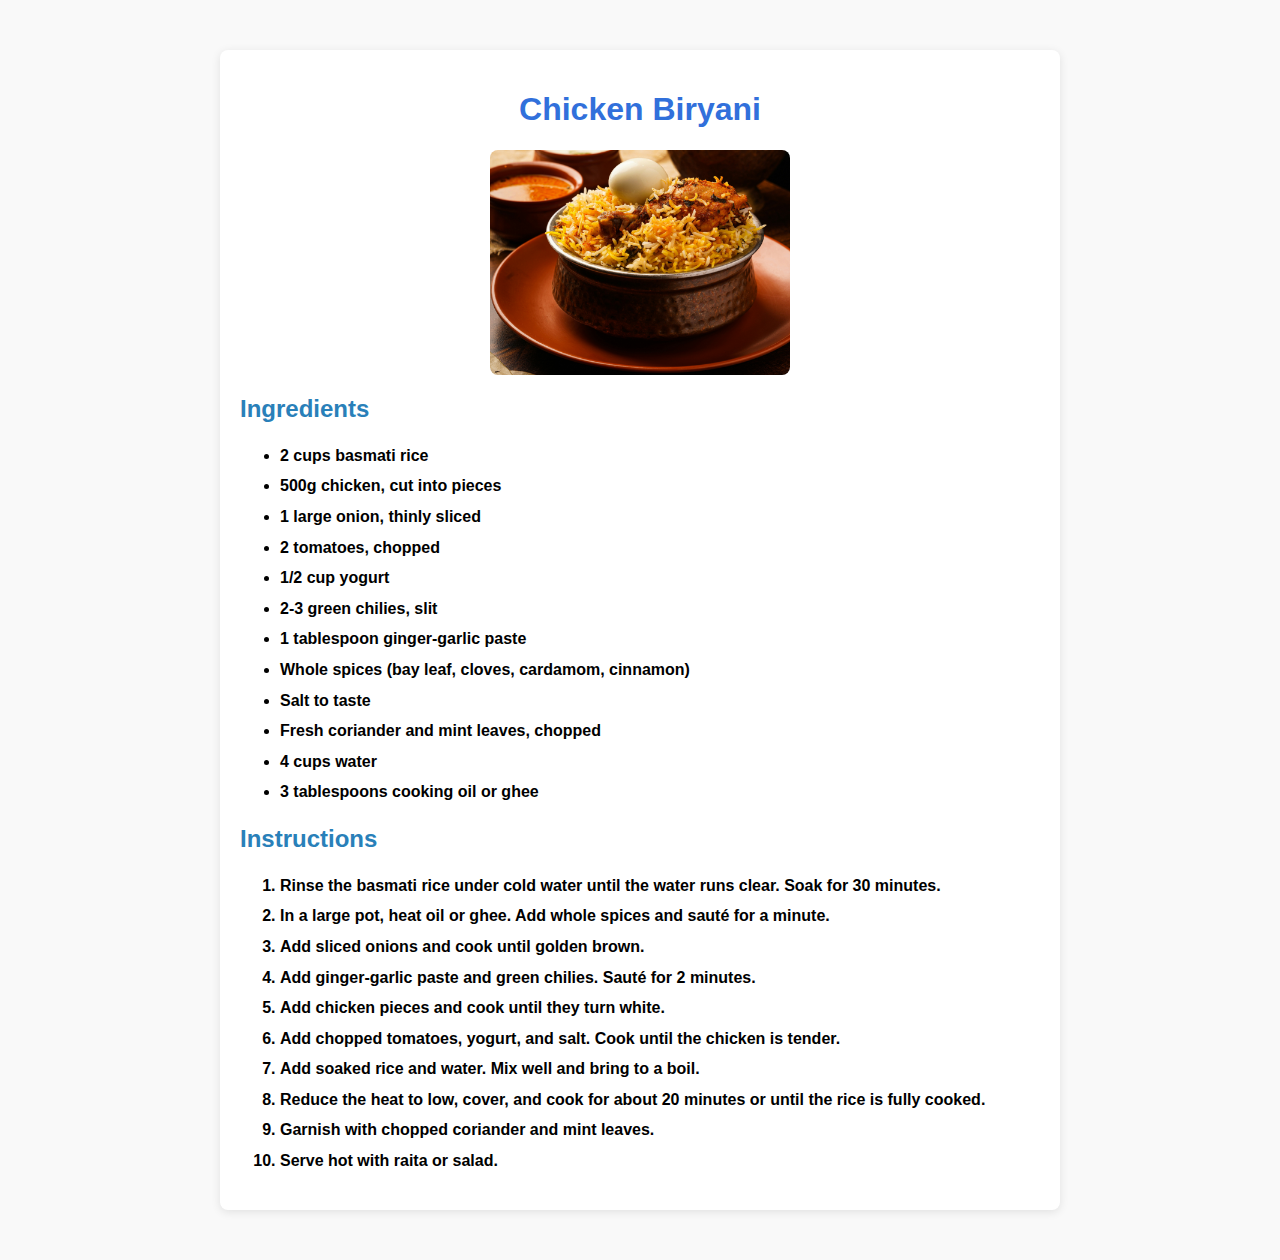
<file: d1.html>
<!DOCTYPE html>
<html lang="en">
<head>
    <meta charset="UTF-8">
    <meta name="viewport" content="width=device-width, initial-scale=1.0">
    <title>Chicken Biryani </title>
    <link rel="stylesheet" href="s1.css">
</head>
<body>
    <div class="container">
        <h1>Chicken Biryani </h1>
        <div class="image-container">
            <img src="dish 1.jpg" alt="Chicken Biryani" class="main-image">
        
        </div>
        <h2>Ingredients</h2>
        <ul>
            <li>2 cups basmati rice</li>
            <li>500g chicken, cut into pieces</li>
            <li>1 large onion, thinly sliced</li>
            <li>2 tomatoes, chopped</li>
            <li>1/2 cup yogurt</li>
            <li>2-3 green chilies, slit</li>
            <li>1 tablespoon ginger-garlic paste</li>
            <li>Whole spices (bay leaf, cloves, cardamom, cinnamon)</li>
            <li>Salt to taste</li>
            <li>Fresh coriander and mint leaves, chopped</li>
            <li>4 cups water</li>
            <li>3 tablespoons cooking oil or ghee</li>
        </ul>

        <h2>Instructions</h2>
        <ol>
            <li>Rinse the basmati rice under cold water until the water runs clear. Soak for 30 minutes.</li>
            <li>In a large pot, heat oil or ghee. Add whole spices and sauté for a minute.</li>
            <li>Add sliced onions and cook until golden brown.</li>
            <li>Add ginger-garlic paste and green chilies. Sauté for 2 minutes.</li>
            <li>Add chicken pieces and cook until they turn white.</li>
            <li>Add chopped tomatoes, yogurt, and salt. Cook until the chicken is tender.</li>
            <li>Add soaked rice and water. Mix well and bring to a boil.</li>
            <li>Reduce the heat to low, cover, and cook for about 20 minutes or until the rice is fully cooked.</li>
            <li>Garnish with chopped coriander and mint leaves.</li>
            <li>Serve hot with raita or salad.</li>
        </ol>
    
    </div>
</body>
</html>
</file>
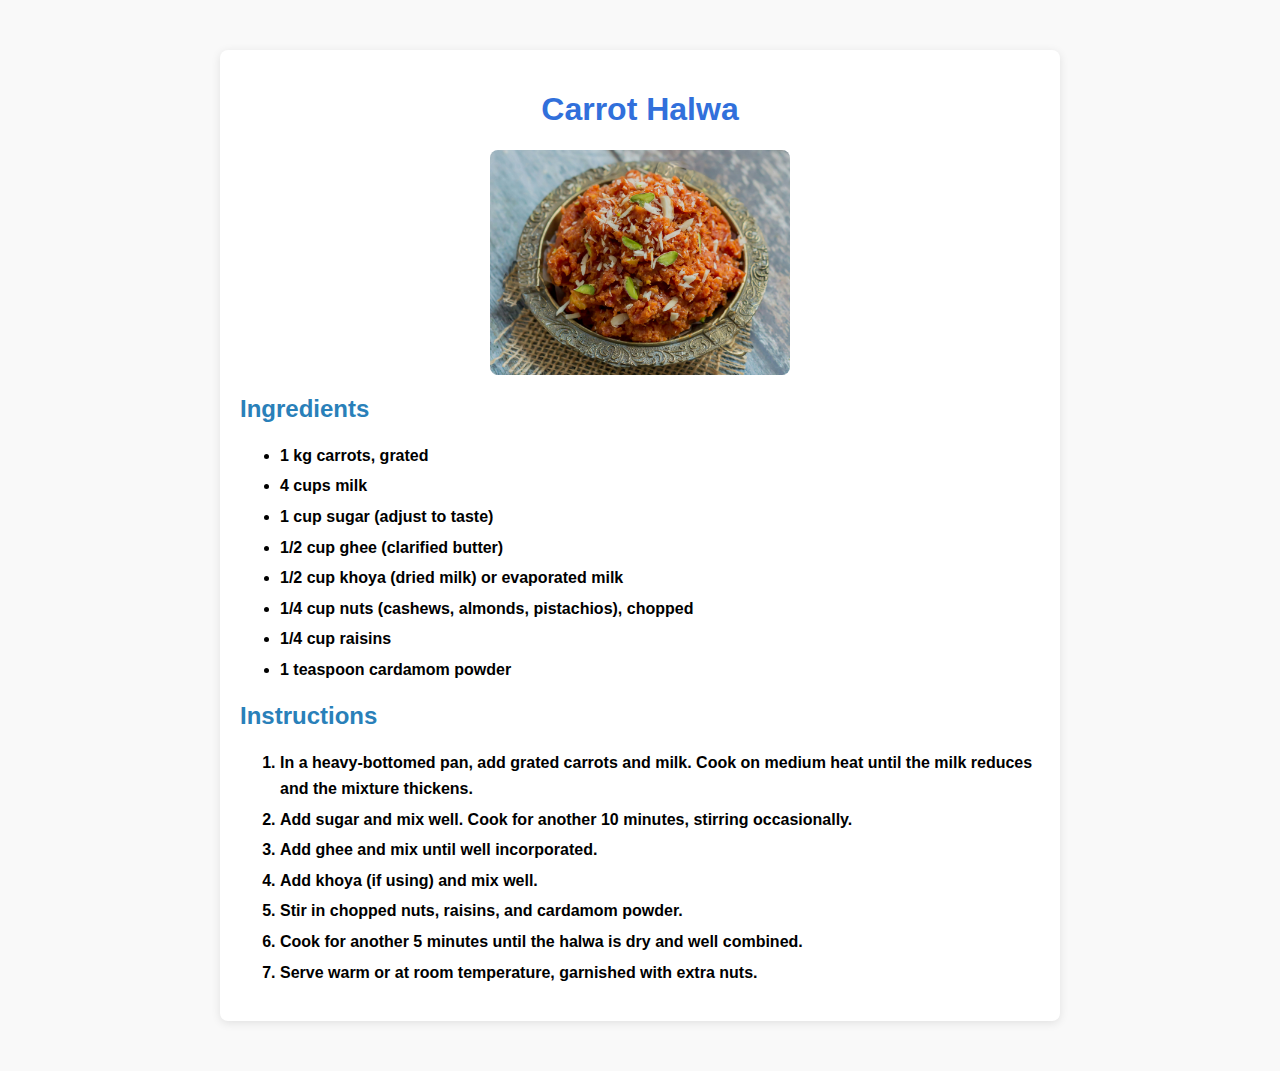
<file: d2.html>
<!DOCTYPE html>
<html lang="en">
<head>
    <meta charset="UTF-8">
    <meta name="viewport" content="width=device-width, initial-scale=1.0">
    <title>Carrot Halwa</title>
    <link rel="stylesheet" href="s2.css">
</head>
<body>
    <div class="container">
        <h1>Carrot Halwa</h1>
        <div class="image-container">
            <img src="dish 2.jpg" alt="Carrot Halwa" class="main-image">
        </div>
        <h2>Ingredients</h2>
        <ul>
            <li>1 kg carrots, grated</li>
            <li>4 cups milk</li>
            <li>1 cup sugar (adjust to taste)</li>
            <li>1/2 cup ghee (clarified butter)</li>
            <li>1/2 cup khoya (dried milk) or evaporated milk</li>
            <li>1/4 cup nuts (cashews, almonds, pistachios), chopped</li>
            <li>1/4 cup raisins</li>
            <li>1 teaspoon cardamom powder</li>
        </ul>

        <h2>Instructions</h2>
        <ol>
            <li>In a heavy-bottomed pan, add grated carrots and milk. Cook on medium heat until the milk reduces and the mixture thickens.</li>
            <li>Add sugar and mix well. Cook for another 10 minutes, stirring occasionally.</li>
            <li>Add ghee and mix until well incorporated.</li>
            <li>Add khoya (if using) and mix well.</li>
            <li>Stir in chopped nuts, raisins, and cardamom powder.</li>
            <li>Cook for another 5 minutes until the halwa is dry and well combined.</li>
            <li>Serve warm or at room temperature, garnished with extra nuts.</li>
        </ol>
    </div>
</body>
</html>
</file>
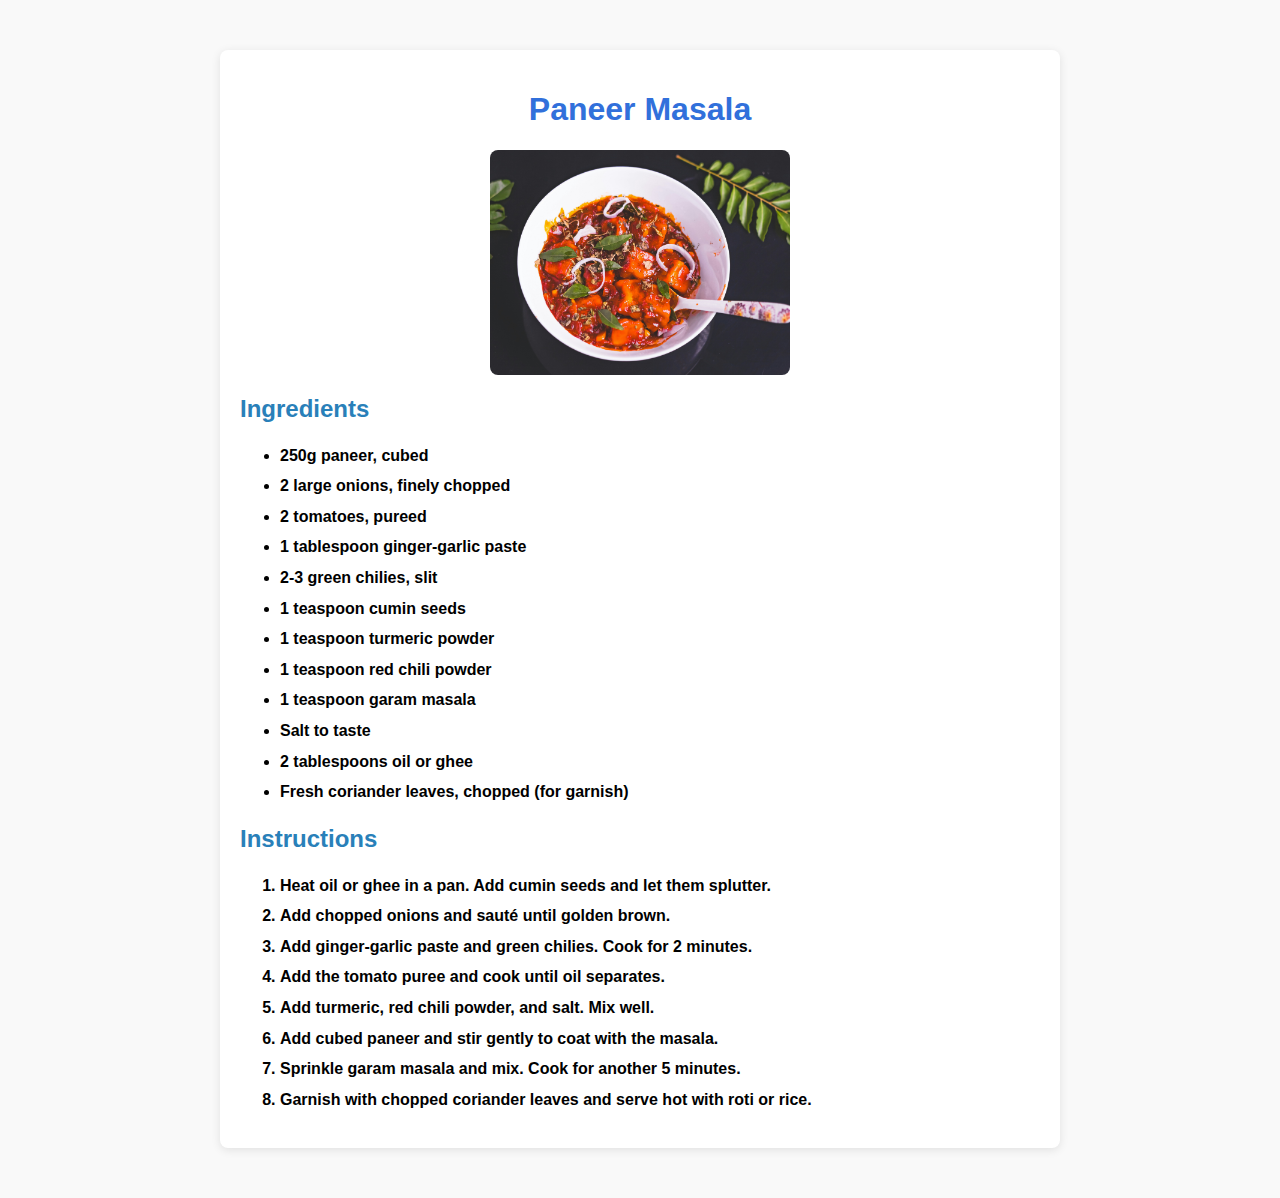
<file: d3.html>
<!DOCTYPE html>
<html lang="en">
<head>
    <meta charset="UTF-8">
    <meta name="viewport" content="width=device-width, initial-scale=1.0">
    <title>Paneer Masala</title>
    <link rel="stylesheet" href="s3.css">
</head>
<body>
    <div class="container">
        <h1>Paneer Masala</h1>
        <div class="image-container">
            <img src="dish 3.jpg" alt="Paneer Masala" class="main-image">
        
        </div>
        <h2>Ingredients</h2>
        <ul>
            <li>250g paneer, cubed</li>
            <li>2 large onions, finely chopped</li>
            <li>2 tomatoes, pureed</li>
            <li>1 tablespoon ginger-garlic paste</li>
            <li>2-3 green chilies, slit</li>
            <li>1 teaspoon cumin seeds</li>
            <li>1 teaspoon turmeric powder</li>
            <li>1 teaspoon red chili powder</li>
            <li>1 teaspoon garam masala</li>
            <li>Salt to taste</li>
            <li>2 tablespoons oil or ghee</li>
            <li>Fresh coriander leaves, chopped (for garnish)</li>
        </ul>

        <h2>Instructions</h2>
        <ol>
            <li>Heat oil or ghee in a pan. Add cumin seeds and let them splutter.</li>
            <li>Add chopped onions and sauté until golden brown.</li>
            <li>Add ginger-garlic paste and green chilies. Cook for 2 minutes.</li>
            <li>Add the tomato puree and cook until oil separates.</li>
            <li>Add turmeric, red chili powder, and salt. Mix well.</li>
            <li>Add cubed paneer and stir gently to coat with the masala.</li>
            <li>Sprinkle garam masala and mix. Cook for another 5 minutes.</li>
            <li>Garnish with chopped coriander leaves and serve hot with roti or rice.</li>
        </ol>
    
    </div>
</body>
</html>
</file>
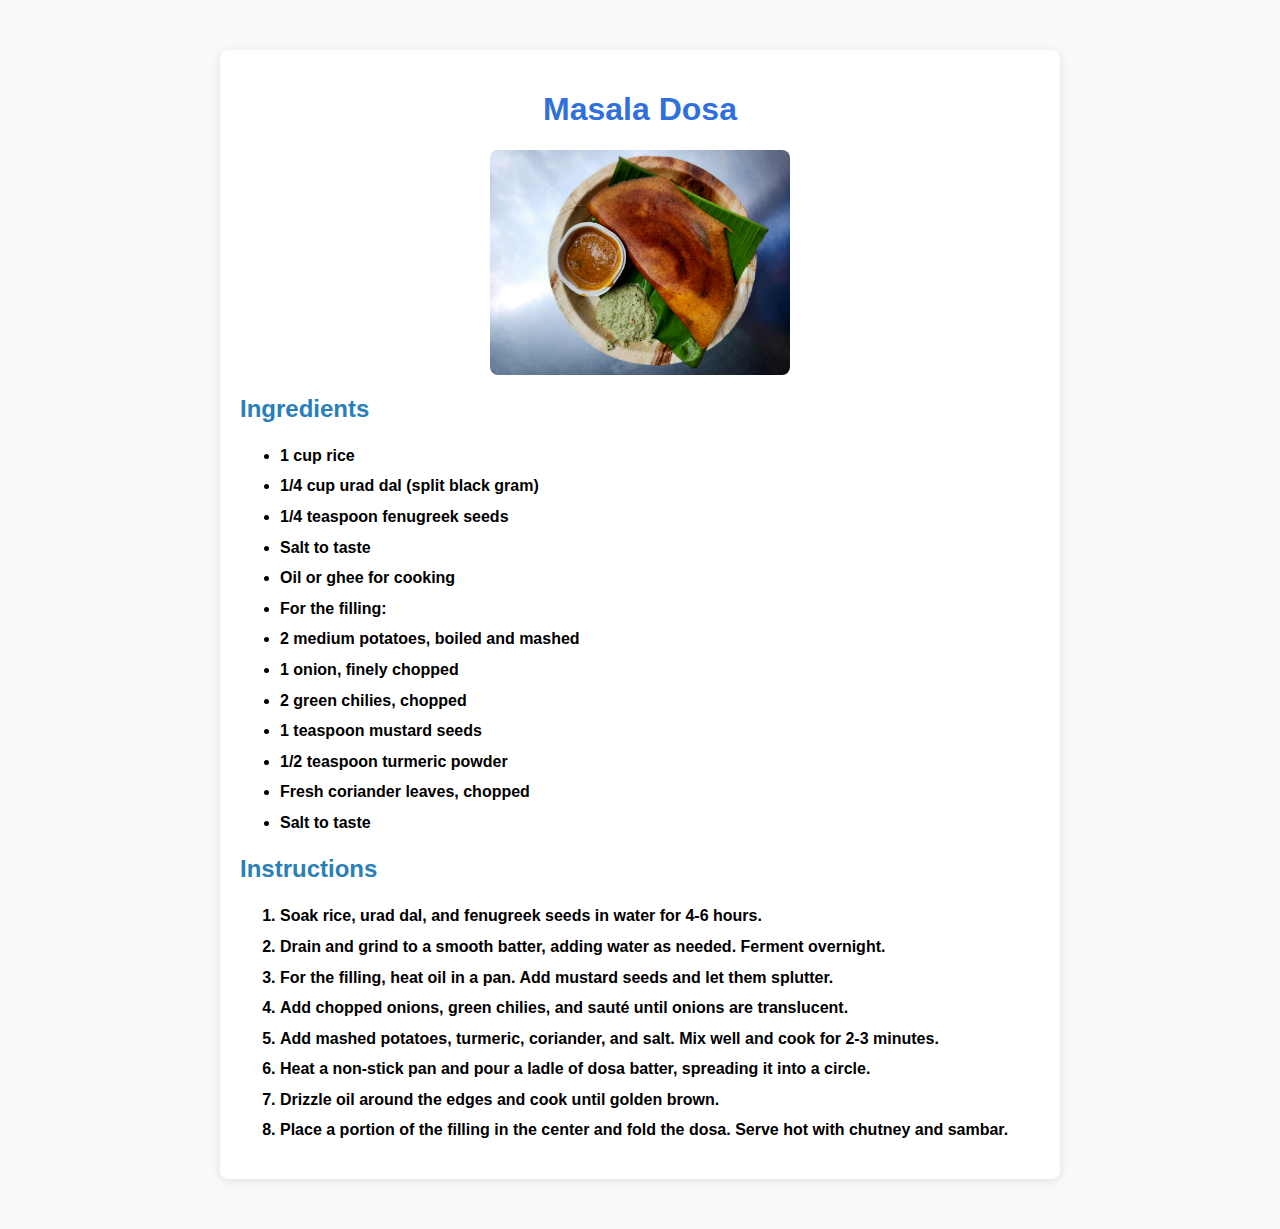
<file: d4.html>
<!DOCTYPE html>
<html lang="en">
<head>
    <meta charset="UTF-8">
    <meta name="viewport" content="width=device-width, initial-scale=1.0">
    <title>Masala Dosa </title>
    <link rel="stylesheet" href="s4.css">
</head>
<body>
    <div class="container">
        <h1>Masala Dosa</h1>
        <div class="image-container">
            <img src="dish 4.jpg" alt="Masala Dosa" class="main-image">
        
        </div>
        <h2>Ingredients</h2>
        <ul>
            <li>1 cup rice</li>
            <li>1/4 cup urad dal (split black gram)</li>
            <li>1/4 teaspoon fenugreek seeds</li>
            <li>Salt to taste</li>
            <li>Oil or ghee for cooking</li>
            <li>For the filling:</li>
            <li>2 medium potatoes, boiled and mashed</li>
            <li>1 onion, finely chopped</li>
            <li>2 green chilies, chopped</li>
            <li>1 teaspoon mustard seeds</li>
            <li>1/2 teaspoon turmeric powder</li>
            <li>Fresh coriander leaves, chopped</li>
            <li>Salt to taste</li>
        </ul>

        <h2>Instructions</h2>
        <ol>
            <li>Soak rice, urad dal, and fenugreek seeds in water for 4-6 hours.</li>
            <li>Drain and grind to a smooth batter, adding water as needed. Ferment overnight.</li>
            <li>For the filling, heat oil in a pan. Add mustard seeds and let them splutter.</li>
            <li>Add chopped onions, green chilies, and sauté until onions are translucent.</li>
            <li>Add mashed potatoes, turmeric, coriander, and salt. Mix well and cook for 2-3 minutes.</li>
            <li>Heat a non-stick pan and pour a ladle of dosa batter, spreading it into a circle.</li>
            <li>Drizzle oil around the edges and cook until golden brown.</li>
            <li>Place a portion of the filling in the center and fold the dosa. Serve hot with chutney and sambar.</li>
        </ol>
    
    </div>
</body>
</html>
</file>
<file: s1.css>
body {
    /* font-family: Arial, sans-serif; */
    font-family: 'Lucida Sans', 'Lucida Sans Regular', 'Lucida Grande', 'Lucida Sans Unicode', Geneva, Verdana, sans-serif;
    background-color: #f9f9f9;
    font-weight:bold;
    margin: 0;
    padding: 0;
}
.image-container
{
    display: flex;
    justify-content: center; 
    margin: 20px 0;
}

.container {
    max-width: 800px;
    margin: 50px auto;
    padding: 20px;
    background: white;
    border-radius: 8px;
    box-shadow: 0 2px 10px rgba(0, 0, 0, 0.1);
}

h1 {
    text-align: center;
    color: #3170db;
}

.main-image {
    width: 300px;
    height: auto;
    align-self: center;
    border-radius: 8px;
    justify-content: center;
}

h2 {
    color: #2980b9;
}

ul, ol {
    line-height: 1.6;
}

li {
    margin: 5px 0;
}
</file>
<file: s2.css>
body {
    /* font-family: Arial, sans-serif; */
    font-family: 'Lucida Sans', 'Lucida Sans Regular', 'Lucida Grande', 'Lucida Sans Unicode', Geneva, Verdana, sans-serif;
    background-color: #f9f9f9;
    font-weight:bold;
    margin: 0;
    padding: 0;
}
.image-container
{
    display: flex;
    justify-content: center; 
    margin: 20px 0;
}

.container {
    max-width: 800px;
    margin: 50px auto;
    padding: 20px;
    background: white;
    border-radius: 8px;
    box-shadow: 0 2px 10px rgba(0, 0, 0, 0.1);
}

h1 {
    text-align: center;
    color: #3170db;
}

.main-image {
    width: 300px;
    height: auto;
    align-self: center;
    border-radius: 8px;
}

h2 {
    color: #2980b9;
}

ul, ol {
    line-height: 1.6;
}

li {
    margin: 5px 0;
}
</file>
<file: s3.css>
body {
    /* font-family: Arial, sans-serif; */
    font-family: 'Lucida Sans', 'Lucida Sans Regular', 'Lucida Grande', 'Lucida Sans Unicode', Geneva, Verdana, sans-serif;
    background-color: #f9f9f9;
    font-weight:bold;
    margin: 0;
    padding: 0;
}
.image-container
{
    display: flex;
    justify-content: center; 
    margin: 20px 0;
}

.container {
    max-width: 800px;
    margin: 50px auto;
    padding: 20px;
    background: white;
    border-radius: 8px;
    box-shadow: 0 2px 10px rgba(0, 0, 0, 0.1);
}

h1 {
    text-align: center;
    color: #3170db;
}

.main-image {
    width: 300px;
    height: auto;
    align-self: center;
    border-radius: 8px;
}

h2 {
    color: #2980b9;
}

ul, ol {
    line-height: 1.6;
}

li {
    margin: 5px 0;
}
</file>
<file: s4.css>
body {
    /* font-family: Arial, sans-serif; */
    font-family: 'Lucida Sans', 'Lucida Sans Regular', 'Lucida Grande', 'Lucida Sans Unicode', Geneva, Verdana, sans-serif;
    background-color: #f9f9f9;
    font-weight:bold;
    margin: 0;
    padding: 0;
}
.image-container
{
    display: flex;
    justify-content: center; 
    margin: 20px 0;
}

.container {
    max-width: 800px;
    margin: 50px auto;
    padding: 20px;
    background: white;
    border-radius: 8px;
    box-shadow: 0 2px 10px rgba(0, 0, 0, 0.1);
}

h1 {
    text-align: center;
    color: #3170db;
}

.main-image {
    width: 300px;
    height: auto;
    align-self: center;
    border-radius: 8px;
    justify-content: center;
}

h2 {
    color: #2980b9;
}

ul, ol {
    line-height: 1.6;
}

li {
    margin: 5px 0;
}
</file>
